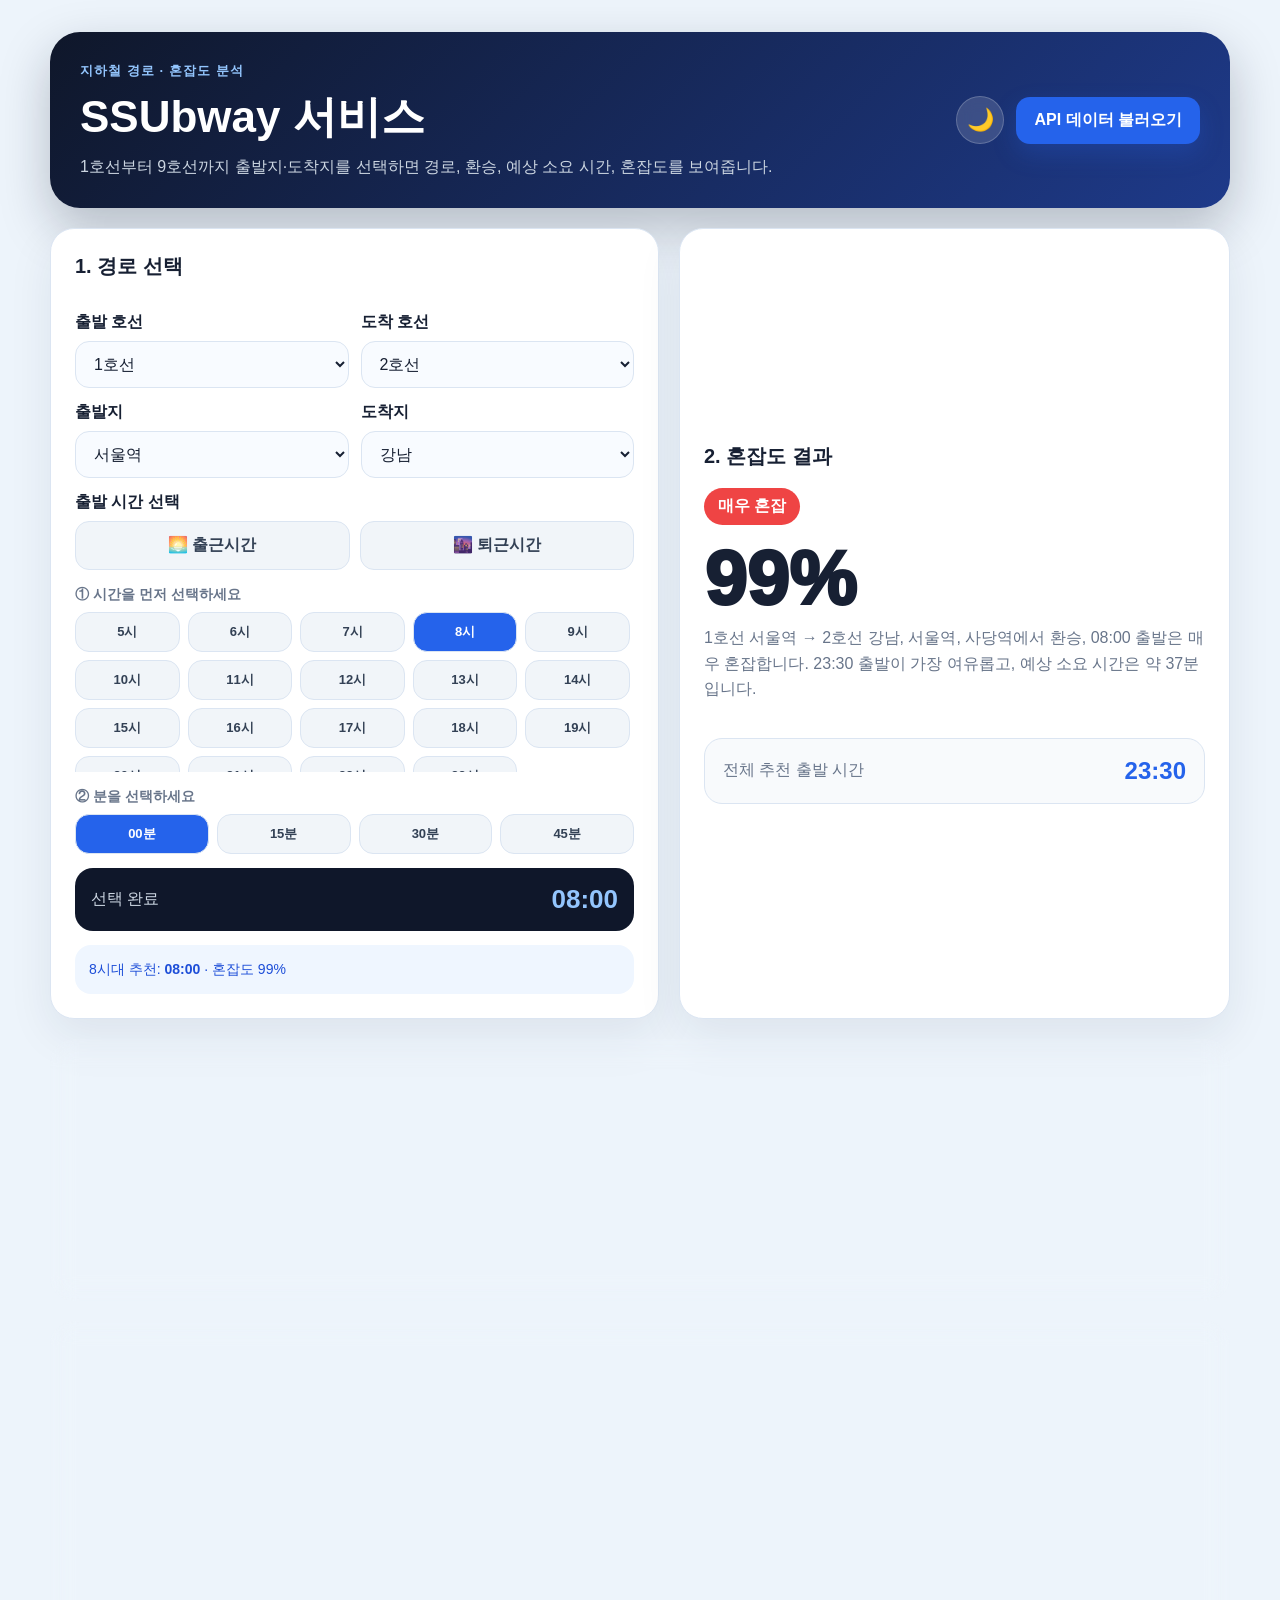
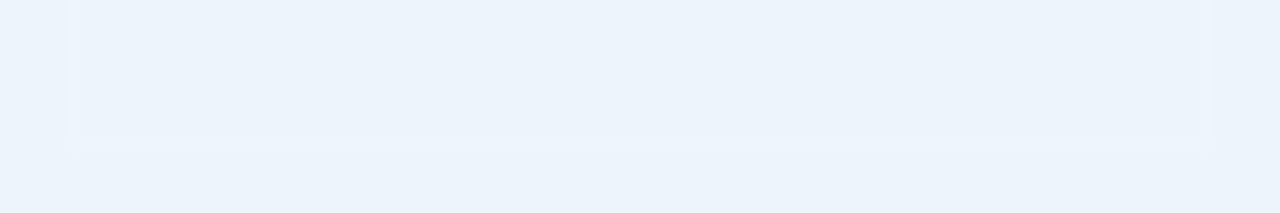
<file: index.html>
<!doctype html>
<html lang="ko" data-theme="light">
<head>
  <meta charset="UTF-8"/>
  <meta name="viewport" content="width=device-width,initial-scale=1.0"/>
  <title>SSUbway 서비스</title>
  <link rel="stylesheet" href="style.css"/>
</head>
<body>
  <main class="app">
    <header class="hero">
      <div>
        <p class="eyebrow">지하철 경로 · 혼잡도 분석</p>
        <h1>SSUbway 서비스</h1>
        <p>1호선부터 9호선까지 출발지·도착지를 선택하면 경로, 환승, 예상 소요 시간, 혼잡도를 보여줍니다.</p>
      </div>
      <div class="hero-actions">
        <button id="themeToggle" class="theme-toggle" aria-label="테마 전환">🌙</button>
        <button id="loadApiBtn">API 데이터 불러오기</button>
      </div>
    </header>

    <div id="toastBar" class="toast hidden"></div>

    <section class="grid">
      <article class="card controls">
        <h2>1. 경로 선택</h2>
        <div class="station-grid">
          <div><label>출발 호선</label><select id="startLineSelect"></select></div>
          <div><label>도착 호선</label><select id="endLineSelect"></select></div>
        </div>
        <div class="station-grid">
          <div><label>출발지</label><select id="startSelect"></select></div>
          <div><label>도착지</label><select id="endSelect"></select></div>
        </div>
        <label>출발 시간 선택</label>
        <div class="quick-row">
          <button id="morningBtn" class="quick-btn">🌅 출근시간</button>
          <button id="eveningBtn" class="quick-btn">🌆 퇴근시간</button>
        </div>
        <p class="sub-label">① 시간을 먼저 선택하세요</p>
        <div id="hourButtons" class="hour-buttons"></div>
        <p class="sub-label">② 분을 선택하세요</p>
        <div id="minuteButtons" class="minute-buttons"></div>
        <div class="selected-time-box"><span>선택 완료</span><strong id="selectedTimeText">08:00</strong></div>
        <div id="withinHourTip" class="notice">선택한 시간대에서 가장 덜 붐비는 분을 추천합니다.</div>
      </article>
      <article class="card result">
        <h2>2. 혼잡도 결과</h2>
        <div id="statusBadge" class="badge">분석 대기</div>
        <div class="big-percent"><span id="selectedPercent">--</span>%</div>
        <p id="resultText">출발지, 도착지, 시간을 선택하면 분석 결과가 표시됩니다.</p>
        <div class="recommend"><span>전체 추천 출발 시간</span><strong id="recommendTime">--</strong></div>
      </article>
    </section>

    <section class="route-panel">
      <article class="card">
        <h2>3. 예상 경로</h2>
        <div class="route-summary">
          <div><span>정차역 수</span><strong id="stopCount">--</strong></div>
          <div><span>예상 소요 시간</span><strong id="travelTime">--</strong></div>
          <div><span>환승 정보</span><strong id="transferText">--</strong></div>
        </div>
        <div id="routePath" class="route-path"></div>
      </article>
    </section>

    <section class="card chart-card">
      <div class="chart-header">
        <div><h2>4. 시간대별 혼잡도 그래프</h2><p id="dataSource">데이터 출처: 예시 데이터</p></div>
        <button id="editBtn" class="secondary">직접 데이터 수정</button>
      </div>
      <div id="chart" class="chart"></div>
    </section>

    <section id="editor" class="card editor hidden">
      <h2>5. 직접 혼잡도 입력</h2>
      <p>선택한 경로의 시간대별 혼잡도를 직접 입력하면 그래프가 즉시 바뀝니다.</p>
      <div id="inputRows" class="input-rows"></div>
      <button id="applyBtn">입력값 적용</button>
    </section>
  </main>
  <script src="script.js"></script>
</body>
</html>
</file>
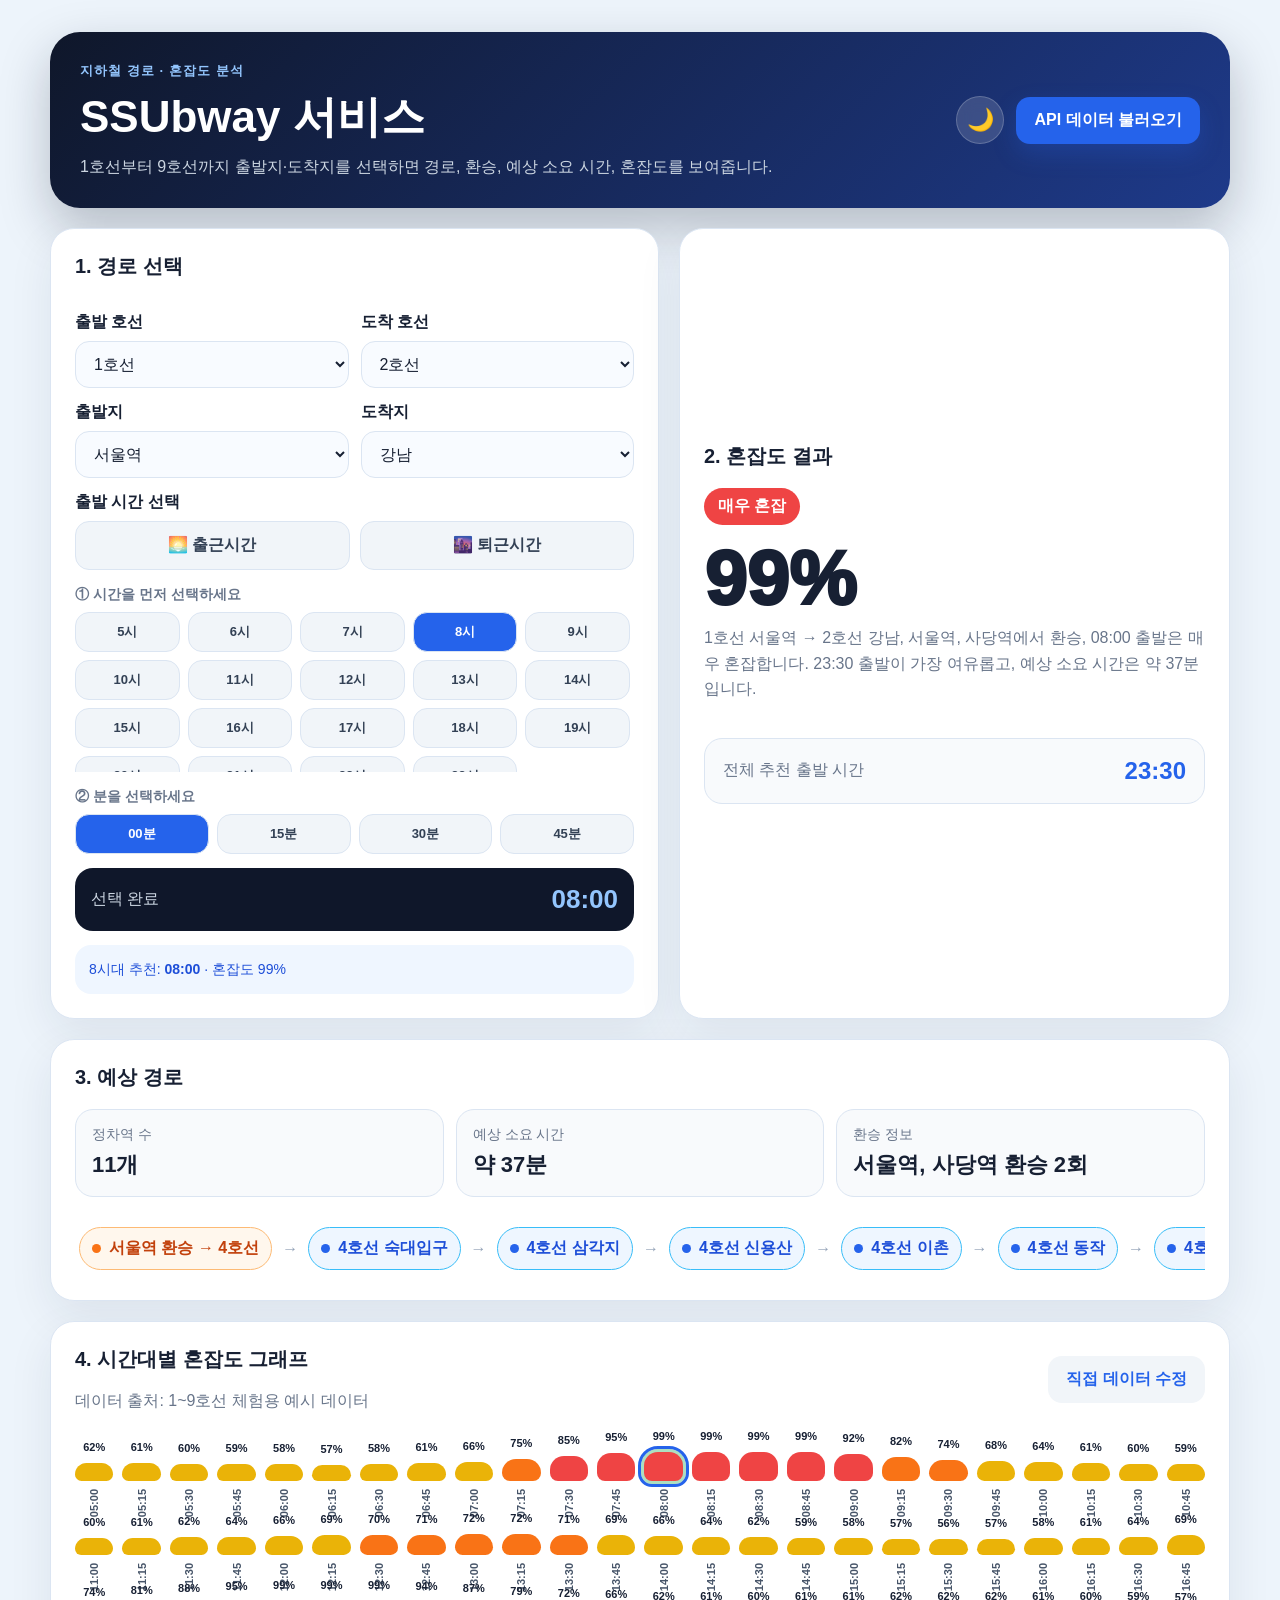
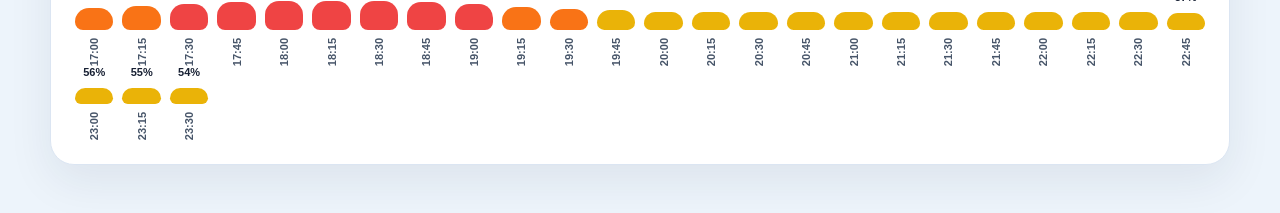
<file: ssubway.html>
<!doctype html>
<html lang="ko" data-theme="light">
<head>
  <meta charset="UTF-8"/>
  <meta name="viewport" content="width=device-width,initial-scale=1.0"/>
  <title>SSUbway 서비스</title>
  <link rel="stylesheet" href="style.css"/>
</head>
<body>
  <main class="app">
    <header class="hero">
      <div>
        <p class="eyebrow">지하철 경로 · 혼잡도 분석</p>
        <h1>SSUbway 서비스</h1>
        <p>1호선부터 9호선까지 출발지·도착지를 선택하면 경로, 환승, 예상 소요 시간, 혼잡도를 보여줍니다.</p>
      </div>
      <div class="hero-actions">
        <button id="themeToggle" class="theme-toggle" aria-label="테마 전환">🌙</button>
        <button id="loadApiBtn">API 데이터 불러오기</button>
      </div>
    </header>

    <div id="toastBar" class="toast hidden"></div>

    <section class="grid">
      <article class="card controls">
        <h2>1. 경로 선택</h2>
        <div class="station-grid">
          <div><label>출발 호선</label><select id="startLineSelect"></select></div>
          <div><label>도착 호선</label><select id="endLineSelect"></select></div>
        </div>
        <div class="station-grid">
          <div><label>출발지</label><select id="startSelect"></select></div>
          <div><label>도착지</label><select id="endSelect"></select></div>
        </div>
        <label>출발 시간 선택</label>
        <div class="quick-row">
          <button id="morningBtn" class="quick-btn">🌅 출근시간</button>
          <button id="eveningBtn" class="quick-btn">🌆 퇴근시간</button>
        </div>
        <p class="sub-label">① 시간을 먼저 선택하세요</p>
        <div id="hourButtons" class="hour-buttons"></div>
        <p class="sub-label">② 분을 선택하세요</p>
        <div id="minuteButtons" class="minute-buttons"></div>
        <div class="selected-time-box"><span>선택 완료</span><strong id="selectedTimeText">08:00</strong></div>
        <div id="withinHourTip" class="notice">선택한 시간대에서 가장 덜 붐비는 분을 추천합니다.</div>
      </article>
      <article class="card result">
        <h2>2. 혼잡도 결과</h2>
        <div id="statusBadge" class="badge">분석 대기</div>
        <div class="big-percent"><span id="selectedPercent">--</span>%</div>
        <p id="resultText">출발지, 도착지, 시간을 선택하면 분석 결과가 표시됩니다.</p>
        <div class="recommend"><span>전체 추천 출발 시간</span><strong id="recommendTime">--</strong></div>
      </article>
    </section>

    <section class="route-panel">
      <article class="card">
        <h2>3. 예상 경로</h2>
        <div class="route-summary">
          <div><span>정차역 수</span><strong id="stopCount">--</strong></div>
          <div><span>예상 소요 시간</span><strong id="travelTime">--</strong></div>
          <div><span>환승 정보</span><strong id="transferText">--</strong></div>
        </div>
        <div id="routePath" class="route-path"></div>
      </article>
    </section>

    <section class="card chart-card">
      <div class="chart-header">
        <div><h2>4. 시간대별 혼잡도 그래프</h2><p id="dataSource">데이터 출처: 예시 데이터</p></div>
        <button id="editBtn" class="secondary">직접 데이터 수정</button>
      </div>
      <div id="chart" class="chart"></div>
    </section>

    <section id="editor" class="card editor hidden">
      <h2>5. 직접 혼잡도 입력</h2>
      <p>선택한 경로의 시간대별 혼잡도를 직접 입력하면 그래프가 즉시 바뀝니다.</p>
      <div id="inputRows" class="input-rows"></div>
      <button id="applyBtn">입력값 적용</button>
    </section>
  </main>
  <script src="script.js"></script>
</body>
</html>
</file>
<file: style.css>
:root,[data-theme="light"]{--bg:#edf4fb;--card:#fff;--card-border:#dbe5f2;--text:#172033;--muted:#68758a;--primary:#2563eb;--green:#16a34a;--yellow:#eab308;--orange:#f97316;--red:#ef4444;--line:#dbe5f2;--hero-bg:linear-gradient(135deg,#0f172a,#1e3a8a);--hero-text:#fff;--input-bg:#f8fbff;--chip-bg:#eef6ff;--chip-border:#bfdbfe;--chip-color:#1d4ed8;--transfer-bg:#fff7ed;--transfer-border:#fdba74;--transfer-color:#c2410c;--summary-bg:#f8fafc;--quick-bg:#f1f5f9;--quick-text:#334155;--quick-border:#dbe5f2;--notice-bg:#eff6ff;--notice-color:#1d4ed8;--time-box-bg:#0f172a;--time-box-text:#cbd5e1;--time-box-strong:#93c5fd;--bar-label:#475569;--badge-bg:#e2e8f0;--recommend-bg:#f8fafc}
[data-theme="dark"]{--bg:#0f172a;--card:rgba(30,41,59,.92);--card-border:#334155;--text:#e2e8f0;--muted:#94a3b8;--primary:#3b82f6;--line:#334155;--hero-bg:linear-gradient(135deg,#1e293b,#0f172a);--hero-text:#f1f5f9;--input-bg:#1e293b;--chip-bg:#1e3a5f;--chip-border:#2563eb;--chip-color:#93c5fd;--transfer-bg:#431407;--transfer-border:#9a3412;--transfer-color:#fdba74;--summary-bg:#1e293b;--quick-bg:#1e293b;--quick-text:#cbd5e1;--quick-border:#475569;--notice-bg:#1e3a5f;--notice-color:#93c5fd;--time-box-bg:#1e293b;--time-box-text:#94a3b8;--time-box-strong:#60a5fa;--bar-label:#94a3b8;--badge-bg:#334155;--recommend-bg:#1e293b}
*{box-sizing:border-box}body{margin:0;font-family:Pretendard,"Segoe UI",sans-serif;background:var(--bg);color:var(--text);transition:background .3s,color .3s}.app{max-width:1220px;margin:0 auto;padding:32px 20px 48px}
.hero{display:flex;justify-content:space-between;gap:20px;align-items:center;padding:30px;border-radius:30px;background:var(--hero-bg);color:var(--hero-text);box-shadow:0 20px 50px rgba(15,23,42,.25)}.hero-actions{display:flex;gap:12px;align-items:center}.eyebrow{margin:0 0 8px;font-size:13px;color:#93c5fd;font-weight:800;letter-spacing:.08em}h1,h2,p{margin-top:0}h1{margin-bottom:10px;font-size:clamp(28px,5vw,44px)}.hero p:last-child{margin-bottom:0;color:#cbd5e1}
.theme-toggle{width:48px;height:48px;border-radius:50%;background:rgba(255,255,255,.15);backdrop-filter:blur(8px);font-size:22px;padding:0;display:flex;align-items:center;justify-content:center;box-shadow:none;border:1px solid rgba(255,255,255,.2);transition:transform .3s}.theme-toggle:hover{transform:rotate(30deg) scale(1.1)}
button,select,input{font:inherit}button{border:0;padding:13px 18px;border-radius:14px;color:#fff;background:var(--primary);cursor:pointer;font-weight:800;box-shadow:0 10px 25px rgba(37,99,235,.24);transition:transform .15s}button:hover{transform:translateY(-1px)}.secondary{background:var(--quick-bg);color:var(--primary);box-shadow:none}
.toast{position:fixed;top:20px;left:50%;transform:translateX(-50%);padding:14px 28px;border-radius:16px;font-weight:700;font-size:14px;z-index:999;box-shadow:0 8px 30px rgba(0,0,0,.18);transition:opacity .4s,top .4s;background:#1e3a8a;color:#e0f2fe}.toast.error{background:#7f1d1d;color:#fecaca}.toast.hidden{opacity:0;top:0;pointer-events:none}
.grid{display:grid;grid-template-columns:1.05fr .95fr;gap:20px;margin-top:20px}.card{background:var(--card);border:1px solid var(--card-border);border-radius:24px;padding:24px;box-shadow:0 16px 45px rgba(30,41,59,.08);backdrop-filter:blur(12px);transition:background .3s,border-color .3s}.card h2{font-size:20px;margin-bottom:18px}label{display:block;margin:14px 0 8px;font-weight:800}
.station-grid{display:grid;grid-template-columns:1fr 1fr;gap:12px}select,input{width:100%;border:1px solid var(--line);border-radius:14px;padding:13px 14px;background:var(--input-bg);color:var(--text);outline:none;transition:background .3s,border-color .3s,color .3s}
.quick-row{display:grid;grid-template-columns:1fr 1fr;gap:10px}.quick-btn{background:var(--quick-bg);color:var(--quick-text);box-shadow:none;border:1px solid var(--quick-border)}.quick-btn.active{background:linear-gradient(135deg,#2563eb,#1d4ed8);color:white}
.sub-label{margin:16px 0 8px;color:var(--muted);font-size:14px;font-weight:800}.hour-buttons{display:grid;grid-template-columns:repeat(5,1fr);gap:8px;max-height:160px;overflow:auto;padding-right:4px}.minute-buttons{display:grid;grid-template-columns:repeat(4,1fr);gap:8px}.hour-btn,.minute-btn{background:var(--quick-bg);color:var(--quick-text);box-shadow:none;border:1px solid var(--quick-border);padding:10px 8px;font-size:13px}.hour-btn.active,.minute-btn.active{background:var(--primary);color:#fff}
.selected-time-box{margin-top:14px;padding:16px;border-radius:18px;background:var(--time-box-bg);color:white;display:flex;align-items:center;justify-content:space-between;transition:background .3s}.selected-time-box span{color:var(--time-box-text)}.selected-time-box strong{font-size:26px;color:var(--time-box-strong)}
.notice{margin-top:14px;padding:14px;border-radius:16px;background:var(--notice-bg);color:var(--notice-color);font-size:14px;line-height:1.5;transition:background .3s,color .3s}
.result{display:flex;flex-direction:column;justify-content:center}.badge{display:inline-flex;width:fit-content;padding:8px 14px;border-radius:999px;background:var(--badge-bg);font-weight:900;transition:background .3s}.big-percent{margin:16px 0 8px;font-size:76px;line-height:1;font-weight:950}#resultText{color:var(--muted);line-height:1.6}
.recommend{margin-top:20px;padding:18px;border-radius:18px;background:var(--recommend-bg);border:1px solid var(--line);display:flex;justify-content:space-between;align-items:center;transition:background .3s,border-color .3s}.recommend span{color:var(--muted)}.recommend strong{font-size:24px;color:var(--primary)}
.route-panel,.chart-card{margin-top:20px}.route-summary{display:grid;grid-template-columns:repeat(3,1fr);gap:12px;margin-bottom:18px}.route-summary div{padding:16px;border-radius:18px;background:var(--summary-bg);border:1px solid var(--line);transition:background .3s,border-color .3s}.route-summary span{display:block;color:var(--muted);font-size:14px;margin-bottom:6px}.route-summary strong{font-size:22px;color:var(--text)}
.route-path{display:flex;gap:10px;overflow-x:auto;padding:12px 4px 6px}.station-chip{display:flex;align-items:center;gap:8px;white-space:nowrap;padding:10px 12px;border-radius:999px;background:var(--chip-bg);border:1px solid var(--chip-border);color:var(--chip-color);font-weight:800;transition:background .3s,border-color .3s,color .3s}.station-chip.transfer{background:var(--transfer-bg);border-color:var(--transfer-border);color:var(--transfer-color)}.station-chip::before{content:"";width:9px;height:9px;border-radius:50%;background:#2563eb}.station-chip.transfer::before{background:#f97316}.arrow{color:#94a3b8;font-weight:900;align-self:center}
.chart-header{display:flex;justify-content:space-between;gap:16px;align-items:center;margin-bottom:18px}.chart-header p{margin:0;color:var(--muted)}
.chart{display:grid;grid-template-columns:repeat(24,minmax(38px,1fr));gap:9px;align-items:end;height:310px;padding-top:22px;overflow-x:auto}.bar-wrap{display:flex;flex-direction:column;align-items:center;height:100%;gap:8px;min-width:38px}.bar-box{flex:1;width:100%;display:flex;align-items:end;justify-content:center}.bar{width:100%;min-height:8px;border-radius:14px 14px 8px 8px;background:var(--green);position:relative;transition:height .35s ease,background .25s ease}.bar.selected{outline:3px solid var(--primary);outline-offset:3px}.bar.best-in-hour{box-shadow:0 0 0 3px rgba(22,163,74,.35)}.bar strong{position:absolute;top:-22px;width:100%;text-align:center;font-size:11px}.time-label{font-weight:800;font-size:11px;writing-mode:vertical-rl;transform:rotate(180deg);color:var(--bar-label)}
.editor{margin-top:20px}.hidden{display:none}.input-rows{display:grid;grid-template-columns:repeat(6,1fr);gap:12px;margin:16px 0}.input-rows label{margin:0;font-size:13px}.input-box{display:grid;gap:6px}
@media(max-width:850px){.hero,.chart-header{flex-direction:column;align-items:stretch}.hero-actions{justify-content:flex-end}.grid,.route-summary,.station-grid,.quick-row{grid-template-columns:1fr}.hour-buttons{grid-template-columns:repeat(4,1fr)}.minute-buttons,.input-rows{grid-template-columns:repeat(2,1fr)}.chart{grid-template-columns:repeat(24,38px)}}
</file>
